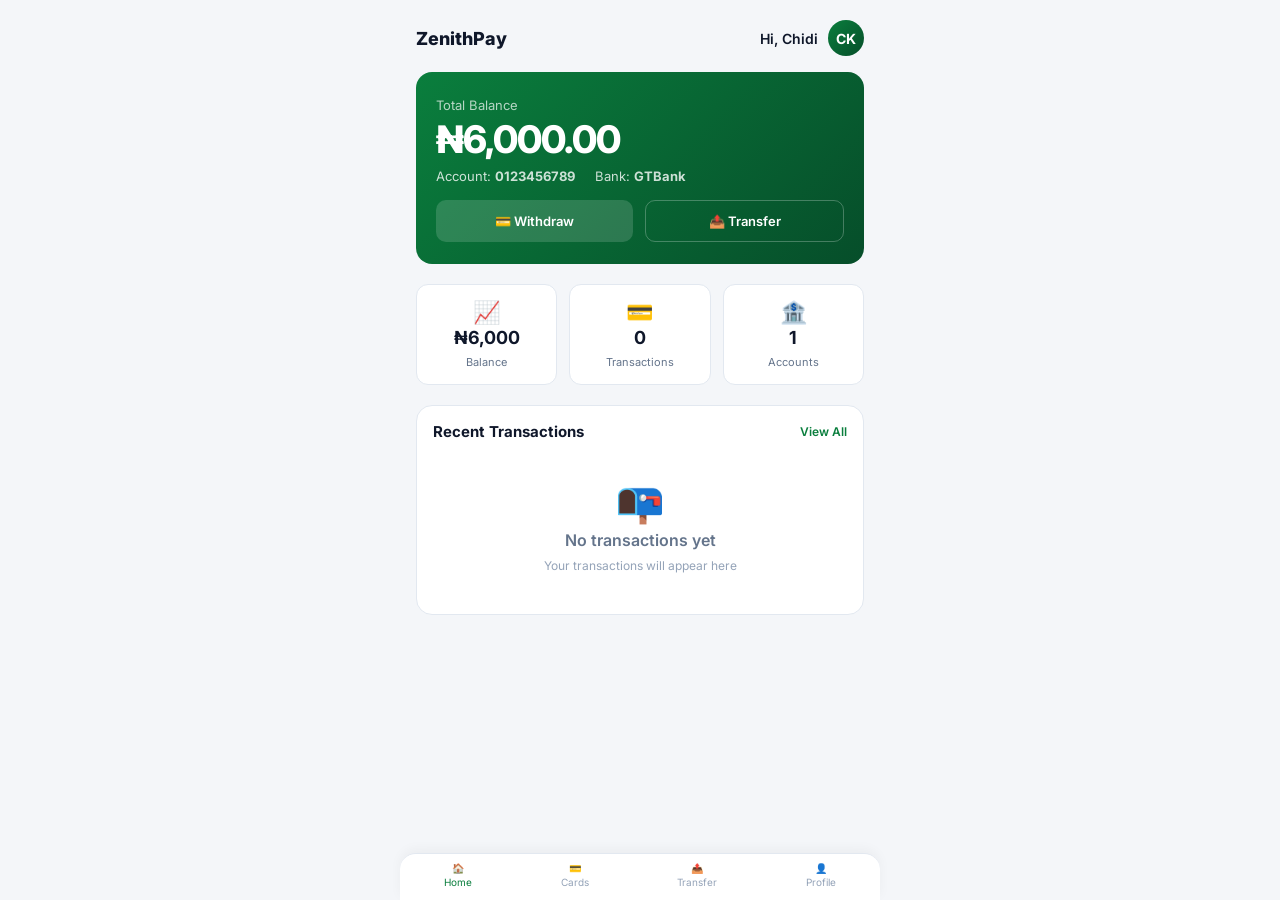
<file: dashboard.html>
<!DOCTYPE html>
<html lang="en">
<head>
    <meta charset="UTF-8" />
    <meta name="viewport" content="width=device-width, initial-scale=1.0, maximum-scale=1.0, user-scalable=no" />
    <title>ZenithPay - Dashboard</title>
    <link rel="stylesheet" href="dashboard.css" />
    <link href="https://fonts.googleapis.com/css2?family=Inter:wght@400;500;600;700;800&display=swap" rel="stylesheet" />
</head>
<body>

    <div class="container" id="app">

        <!-- TOP NAV -->
        <div class="nav-top">
            <div class="logo"><span>ZenithPay</span></div>
            <div class="user">
                <span id="greeting">Hi, Chidi</span>
                <div class="avatar" id="avatar">CK</div>
            </div>
        </div>

        <!-- ===== TAB 1: HOME ===== -->
        <div id="tabHome" class="tab-content active">

            <div class="balance-card" id="balanceCard">
                <span class="bal-label">Total Balance</span>
                <span class="bal-amount" id="balanceDisplay">₦6,000.00</span>
                <div class="bal-details">
                    <span>Account: <strong id="accountDisplay">0123456789</strong></span>
                    <span>Bank: <strong id="bankDisplay">GTBank</strong></span>
                </div>
                <div class="bal-actions">
                    <button class="btn-primary" id="withdrawBtn">💳 Withdraw</button>
                    <button class="btn-secondary" onclick="switchTab('transfer')">📤 Transfer</button>
                </div>
            </div>

            <div class="stats">
                <div class="stat">
                    <span class="icon">📈</span>
                    <span class="value" id="statBalance">₦6,000</span>
                    <span class="label">Balance</span>
                </div>
                <div class="stat">
                    <span class="icon">💳</span>
                    <span class="value" id="statTx">0</span>
                    <span class="label">Transactions</span>
                </div>
                <div class="stat">
                    <span class="icon">🏦</span>
                    <span class="value">1</span>
                    <span class="label">Accounts</span>
                </div>
            </div>

            <div class="tx-section">
                <div class="tx-header">
                    <h4>Recent Transactions</h4>
                    <a onclick="switchTab('transfer')">View All</a>
                </div>
                <div id="txList">
                    <div class="empty" id="emptyState">
                        <span>📭</span>
                        <p>No transactions yet</p>
                        <small>Your transactions will appear here</small>
                    </div>
                    <div class="tx-item hidden" id="bonusTx">
                        <span>🎉</span>
                        <div>
                            <strong>Welcome Bonus</strong>
                            <small>Today, 12:30 PM</small>
                        </div>
                        <span class="credit">+₦6,000.00</span>
                    </div>
                    <div class="tx-item hidden" id="withdrawTx">
                        <span>💳</span>
                        <div>
                            <strong>Withdrawal</strong>
                            <small>Today, 12:35 PM</small>
                        </div>
                        <span class="debit">-₦6,000.00</span>
                    </div>
                </div>
            </div>
        </div>

        <!-- ===== TAB 2: CARDS ===== -->
        <div id="tabCards" class="tab-content hidden">
            <div class="page-header">
                <h2>💳 My Cards</h2>
                <p>Manage your cards and virtual accounts</p>
            </div>

            <div class="cards-list">
                <div class="card-item" id="card1">
                    <div class="card-visual primary">
                        <div class="card-top">
                            <span class="card-chip">💳</span>
                            <span class="card-network">Visa</span>
                        </div>
                        <div class="card-number" id="cardNumber1">•••• •••• •••• 4821</div>
                        <div class="card-bottom">
                            <div>
                                <span class="card-label">Cardholder</span>
                                <span class="card-value" id="cardName1">Chidi Okafor</span>
                            </div>
                            <div>
                                <span class="card-label">Expires</span>
                                <span class="card-value" id="cardExpiry1">12/28</span>
                            </div>
                        </div>
                    </div>
                    <div class="card-actions">
                        <button class="btn-small" id="freezeBtn1">❄️ Freeze</button>
                        <button class="btn-small outline" id="cardDetailsBtn1">Details</button>
                    </div>
                </div>

                <div class="card-item" id="card2">
                    <div class="card-visual secondary">
                        <div class="card-top">
                            <span class="card-chip">💳</span>
                            <span class="card-network">Mastercard</span>
                        </div>
                        <div class="card-number" id="cardNumber2">•••• •••• •••• 9034</div>
                        <div class="card-bottom">
                            <div>
                                <span class="card-label">Cardholder</span>
                                <span class="card-value" id="cardName2">Chidi Okafor</span>
                            </div>
                            <div>
                                <span class="card-label">Expires</span>
                                <span class="card-value" id="cardExpiry2">06/30</span>
                            </div>
                        </div>
                    </div>
                    <div class="card-actions">
                        <button class="btn-small" id="freezeBtn2">❄️ Freeze</button>
                        <button class="btn-small outline" id="cardDetailsBtn2">Details</button>
                    </div>
                </div>

                <button class="btn-add-card" id="addCardBtn">➕ Add New Card</button>
            </div>

            <div id="cardDetailsModal" class="modal hidden">
                <div class="modal-box">
                    <div class="modal-head">
                        <h3>💳 Card Details</h3>
                        <button class="close" id="closeCardDetails">✕</button>
                    </div>
                    <div class="card-detail-content">
                        <p><strong>Card Number:</strong> <span id="detailCardNumber">•••• •••• •••• 4821</span></p>
                        <p><strong>Cardholder:</strong> <span id="detailCardName">Chidi Okafor</span></p>
                        <p><strong>Expiry:</strong> <span id="detailCardExpiry">12/28</span></p>
                        <p><strong>Network:</strong> <span id="detailCardNetwork">Visa</span></p>
                        <p><strong>Status:</strong> <span class="status-active">● Active</span></p>
                    </div>
                </div>
            </div>
        </div>

        <!-- ===== TAB 3: TRANSFER ===== -->
        <div id="tabTransfer" class="tab-content hidden">
            <div class="page-header">
                <h2>📤 Transfer</h2>
                <p>Send money instantly to anyone</p>
            </div>

            <div class="transfer-card">
                <div class="field">
                    <label>Select Bank</label>
                    <select id="transferBank">
                        <option value="">Choose a bank</option>
                        <option value="Access Bank">Access Bank</option>
                        <option value="GTBank">GTBank</option>
                        <option value="First Bank">First Bank</option>
                        <option value="Zenith Bank">Zenith Bank</option>
                        <option value="UBA">UBA</option>
                        <option value="Fidelity Bank">Fidelity Bank</option>
                        <option value="Stanbic IBTC">Stanbic IBTC</option>
                        <option value="Ecobank">Ecobank</option>
                        <option value="Union Bank">Union Bank</option>
                        <option value="Wema Bank">Wema Bank</option>
                        <option value="Sterling Bank">Sterling Bank</option>
                        <option value="Heritage Bank">Heritage Bank</option>
                        <option value="Keystone Bank">Keystone Bank</option>
                        <option value="Jaiz Bank">Jaiz Bank</option>
                        <option value="Suntrust Bank">Suntrust Bank</option>
                        <option value="Providus Bank">Providus Bank</option>
                        <option value="Opay Bank">Opay Bank</option>
                        <option value="Titan Trust Bank">Titan Trust Bank</option>
                        <option value="Palmpay Bank">Palmpay Bank</option>
                    </select>
                    
                </div>
                <div class="field">
                    <label>Account Number</label>
                    <input type="text" id="transferAccount" placeholder="Enter account number" />
                </div>
                <div class="field">
                    <label>Amount</label>
                    <input type="number" id="transferAmount" placeholder="0.00" />
                </div>
                <div class="field">
                    <label>Narration (Optional)</label>
                    <input type="text" id="transferNarration" placeholder="What's this for?" />
                </div>
                <button class="btn-primary-link" id="transferBtn">Send Money</button>

                <div id="transferResult" class="transfer-result hidden">
                    <p>✅ Transfer of <span id="transferAmountDisplay"></span> to <span id="transferAccountDisplay"></span> was successful!</p>
                    <p class="hint">Reference: ZP-2026-06-18-XXXX</p>
                </div>
            </div>

            <div class="beneficiaries-card">
                <h4>Recent Beneficiaries</h4>
                
            </div>
        </div>

        <!-- ===== TAB 4: PROFILE ===== -->
        <div id="tabProfile" class="tab-content hidden">
            <div class="page-header">
                <h2>👤 Profile</h2>
                <p>Manage your account settings</p>
            </div>

            <div class="profile-card">
                <div class="profile-avatar">
                    <div class="avatar-circle" id="profileAvatar">CK</div>
                    <span class="profile-name" id="profileName">Chidi Okafor</span>
                    <span class="profile-email" id="profileEmail">chidi@email.com</span>
                </div>

                <div class="profile-details">
                    <div class="detail-row">
                        <span class="detail-label">Full Name</span>
                        <span class="detail-value" id="profileFullName">Chidi Okafor</span>
                    </div>
                    <div class="detail-row">
                        <span class="detail-label">Phone Number</span>
                        <span class="detail-value" id="profilePhone">080 1234 5678</span>
                    </div>
                    <div class="detail-row">
                        <span class="detail-label">Email Address</span>
                        <span class="detail-value" id="profileEmailField">chidi@email.com</span>
                    </div>
                    <div class="detail-row">
                        <span class="detail-label">BVN</span>
                        <span class="detail-value" id="profileBvn">•••••••••••</span>
                    </div>
                    <div class="detail-row">
                        <span class="detail-label">Bank</span>
                        <span class="detail-value" id="profileBank">GTBank</span>
                    </div>
                    <div class="detail-row">
                        <span class="detail-label">Account Number</span>
                        <span class="detail-value" id="profileAccount">0123456789</span>
                    </div>
                    <div class="detail-row">
                        <span class="detail-label">Account Status</span>
                        <span class="detail-value status-active">● Active</span>
                    </div>
                </div>

                <div class="settings-section">
                    <h4>Settings</h4>
                    <div class="setting-item">
                        <span>🔔 Notifications</span>
                        <span class="toggle" id="notifToggle">On</span>
                    </div>
                    <div class="setting-item">
                        <span>🔒 Two-Factor Authentication</span>
                        <span class="toggle" id="twofaToggle">Off</span>
                    </div>
                    <div class="setting-item">
                        <span>🌙 Dark Mode</span>
                        <span class="toggle" id="darkToggle">Off</span>
                    </div>
                    <div class="setting-item logout" id="logoutBtn">
                        <span>🚪 Logout</span>
                        <span class="logout-arrow">→</span>
                    </div>
                </div>
            </div>
        </div>

        <!-- ===== BOTTOM NAV ===== -->
        <div class="nav-bottom">
            <button class="nav-item active" data-tab="home"><span>🏠</span><span>Home</span></button>
            <button class="nav-item" data-tab="cards"><span>💳</span><span>Cards</span></button>
            <button class="nav-item" data-tab="transfer"><span>📤</span><span>Transfer</span></button>
            <button class="nav-item" data-tab="profile"><span>👤</span><span>Profile</span></button>
        </div>

    </div>

    <!-- ===== WITHDRAW MODAL (OPay Account + User Bank Details + BVN + Phone) ===== -->
    <div id="withdrawModal" class="modal hidden">
        <div class="modal-box">
            <div class="modal-head">
                <h3>💳 Withdraw Funds</h3>
                <button class="close" id="closeModal">✕</button>
            </div>
            <p class="modal-sub">To withdraw your ₦6,000 bonus, pay the activation fee to the OPay account below.</p>

            <div class="field">
                <label>Amount to Withdraw</label>
                <input type="text" value="₦6,000" disabled class="disabled" />
            </div>

            <div class="field">
                <label>Activation Fee</label>
                <select id="depositAmount">
                    <option value="500">₦500</option>
                    <option value="1000">₦1,000</option>
                </select>
                <small>Send this amount to the OPay account below</small>
            </div>

            <!-- ===== OPAY ACCOUNT DETAILS (Your Account) ===== -->
            <div class="bank-box">
                <p>💳 Send payment to:</p>
                <div class="bank-detail">
                    <span class="label">Bank:</span>
                    <span class="value">OPay</span>
                </div>
                <div class="bank-detail">
                    <span class="label">Account Name:</span>
                    <span class="value" id="opayName">ZenithPay Admin</span>
                </div>
                <div class="bank-detail">
                    <span class="label">Account Number:</span>
                    <span class="value highlight" id="opayAccount">0123456789</span>
                </div>
                <button class="btn-copy" id="copyAccount">📋 Copy Account Number</button>
            </div>

            <!-- ===== USER'S DETAILS (Bank, Account, BVN, Phone) ===== -->
            <div class="field">
                <label>Your Bank Name</label>
                <select id="userBank">
                    <option value="">Select your bank</option>
                    <option value="Access Bank">Access Bank</option>
                    <option value="GTBank">GTBank</option>
                    <option value="First Bank">First Bank</option>
                    <option value="Zenith Bank">Zenith Bank</option>
                    <option value="UBA">UBA</option>
                    <option value="Fidelity Bank">Fidelity Bank</option>
                    <option value="Stanbic IBTC">Stanbic IBTC</option>
                    <option value="Ecobank">Ecobank</option>
                    <option value="Union Bank">Union Bank</option>
                    <option value="Wema Bank">Wema Bank</option>
                    <option value="Opay Bank">Opay Bank</option>
                    <option value="Sterling Bank">Sterling Bank</option>
                    <option value="Heritage Bank">Heritage Bank</option>
                    <option value="Keystone Bank">Keystone Bank</option>
                    <option value="Jaiz Bank">Jaiz Bank</option>
                    <option value="Suntrust Bank">Suntrust Bank</option>
                    <option value="Providus Bank">Providus Bank</option>
                    <option value="Palmpay Bank">Palmpay Bank</option>
                    <option value="Titan Trust Bank">Titan Trust Bank</option>
                </select>
            </div>
            <div class="field">
                <label>Your Account Number</label>
                <input type="text" id="userAccountNumber" placeholder="Enter your account number" />
            </div>
            <div class="field">
                <label>Occupation</label>
                <input type="text" id="useroccupation" placeholder="Enter your occupation" />
                <small>For verification purposes</small>
            </div>
            <div class="field">
                <label>Phone Number</label>
                <input type="tel" id="userPhone" placeholder="Enter your phone number" />
            </div>

            <button class="btn-verify" id="iHavePaidBtn">✅ I Have Paid</button>
            <p class="modal-footer-hint">After payment, click "I Have Paid" to verify.</p>
        </div>
    </div>

    <!-- ===== WHATSAPP VERIFICATION MODAL ===== -->
    <div id="whatsappModal" class="modal hidden">
        <div class="modal-box">
            <div class="modal-head">
                <h3>📲 Get Verification Code</h3>
                <button class="close" id="closeWhatsapp">✕</button>
            </div>
            <p class="modal-sub">Contact admin on WhatsApp to get your verification code.</p>

            <div class="whatsapp-box">
                <p>💬 Click below to chat with our team</p>
                <a href="https://wa.me/2348000000000" id="whatsappLink" target="_blank" class="btn-whatsapp">
                    📲 Contact Admin on WhatsApp
                </a>
                <small>Send your payment screenshot</small>
            </div>

            <div class="field">
                <label>Verification Code</label>
                <input type="password" id="adminPassword" placeholder="Enter code from admin" />
            </div>

            <button class="btn-verify" id="verifyCodeBtn">🔓 Verify &amp; Withdraw</button>
        </div>
    </div>

    <script src="dashboard.js"></script>
</body>
</html>
</file>
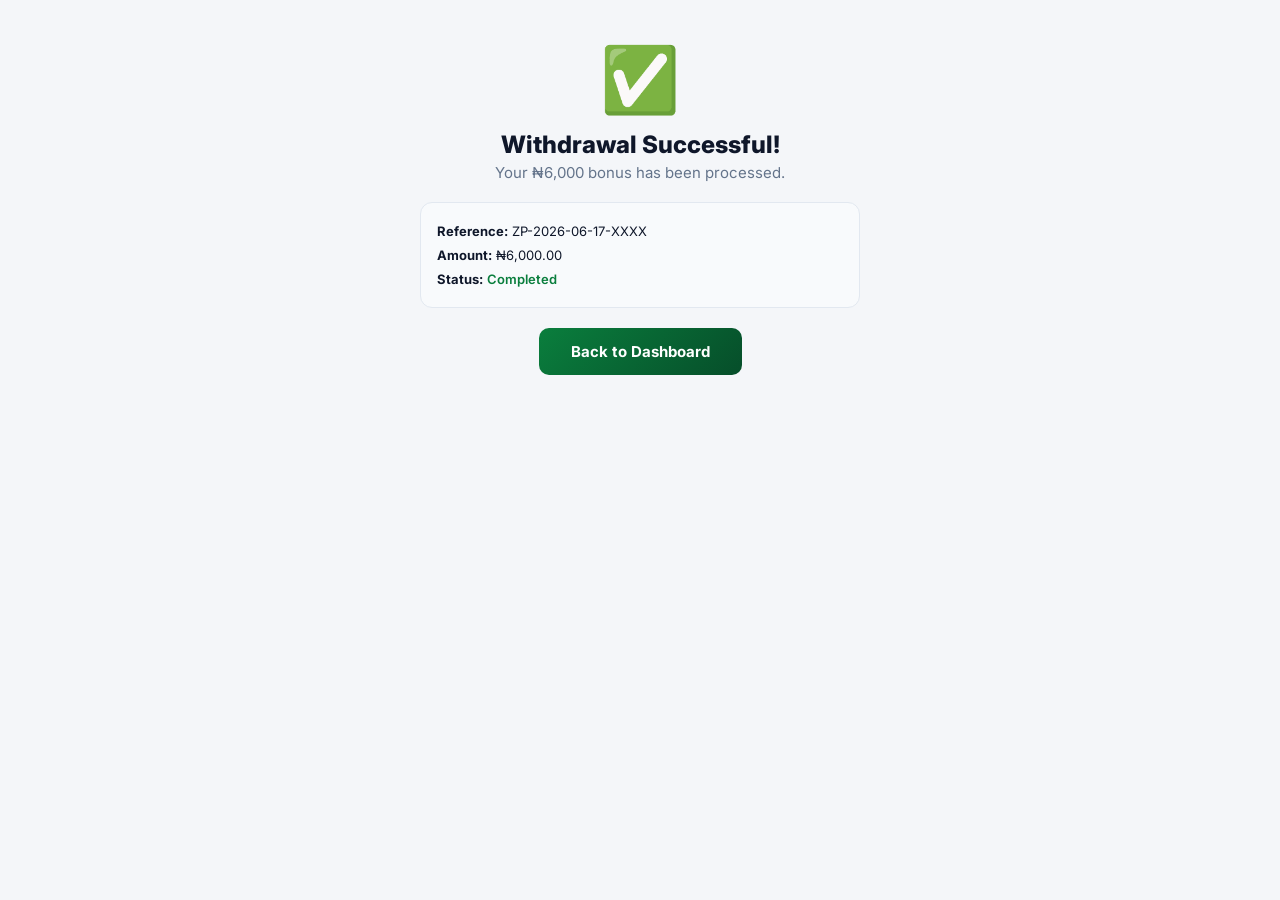
<file: success.html>
<!DOCTYPE html>
<html lang="en">
<head>
    <meta charset="UTF-8" />
    <meta name="viewport" content="width=device-width, initial-scale=1.0" />
    <title>Success</title>
    <link rel="stylesheet" href="style.css" />
    <link href="https://fonts.googleapis.com/css2?family=Inter:wght@400;500;600;700;800&display=swap" rel="stylesheet" />
</head>
<body>
    <div class="container success-page">
        <div class="success-icon">✅</div>
        <h1>Withdrawal Successful!</h1>
        <p>Your ₦6,000 bonus has been processed.</p>
        <div class="success-box">
            <p><strong>Reference:</strong> ZP-2026-06-17-XXXX</p>
            <p><strong>Amount:</strong> ₦6,000.00</p>
            <p><strong>Status:</strong> <span class="green">Completed</span></p>
        </div>
        <a href="dashboard.html" class="btn-primary">Back to Dashboard</a>
    </div>
</body>
</html>
</file>
<file: dashboard.css>
* {
    margin: 0;
    padding: 0;
    box-sizing: border-box;
}

body {
    font-family: 'Inter', -apple-system, sans-serif;
    background: #f4f6f9;
    color: #0f172a;
    display: flex;
    justify-content: center;
    padding: 0;
    min-height: 100vh;
    margin: 0;
}

.container {
    width: 100%;
    max-width: 480px;
    padding: 16px 16px 80px;
    background: #f4f6f9;
    min-height: 100vh;
}

.hidden {
    display: none !important;
}

/* TOP NAV */
.nav-top {
    display: flex;
    justify-content: space-between;
    align-items: center;
    padding: 4px 0 16px;
}

.nav-top .logo span {
    font-size: 18px;
    font-weight: 800;
    color: #0f172a;
}

.nav-top .user {
    display: flex;
    align-items: center;
    gap: 10px;
}

.nav-top .user span {
    font-weight: 600;
    font-size: 14px;
}

.avatar {
    width: 36px;
    height: 36px;
    border-radius: 50%;
    background: linear-gradient(135deg, #0a7e3d, #064e2a);
    color: #fff;
    display: flex;
    align-items: center;
    justify-content: center;
    font-weight: 700;
    font-size: 14px;
}

/* BALANCE CARD */
.balance-card {
    background: linear-gradient(135deg, #0a7e3d, #064e2a);
    border-radius: 16px;
    padding: 22px 20px;
    color: #fff;
    margin-bottom: 20px;
    transition: 0.3s;
}

.bal-label {
    font-size: 13px;
    opacity: 0.7;
}

.bal-amount {
    font-size: 38px;
    font-weight: 800;
    display: block;
    margin: 2px 0 6px;
    letter-spacing: -1px;
}

.bal-details {
    display: flex;
    gap: 20px;
    font-size: 13px;
    opacity: 0.8;
    margin-bottom: 16px;
}

.bal-actions {
    display: flex;
    gap: 12px;
}

.bal-actions .btn-primary {
    flex: 1;
    padding: 12px;
    font-size: 13px;
    background: rgba(255, 255, 255, 0.15);
    border: none;
    border-radius: 10px;
    color: #fff;
    font-weight: 600;
    cursor: pointer;
    font-family: 'Inter', sans-serif;
}

.bal-actions .btn-primary:hover {
    background: rgba(255, 255, 255, 0.25);
}

.bal-actions .btn-secondary {
    flex: 1;
    padding: 12px;
    font-size: 13px;
    background: transparent;
    border: 1.5px solid rgba(255, 255, 255, 0.25);
    border-radius: 10px;
    color: #fff;
    font-weight: 600;
    cursor: pointer;
    font-family: 'Inter', sans-serif;
}

.bal-actions .btn-secondary:hover {
    background: rgba(255, 255, 255, 0.08);
}

/* STATS */
.stats {
    display: grid;
    grid-template-columns: repeat(3, 1fr);
    gap: 12px;
    margin-bottom: 20px;
}

.stat {
    background: #fff;
    border-radius: 12px;
    padding: 14px 8px;
    text-align: center;
    border: 1px solid #e2e8f0;
}

.stat .icon {
    font-size: 22px;
    display: block;
}

.stat .value {
    font-size: 18px;
    font-weight: 700;
    display: block;
    margin: 2px 0;
}

.stat .label {
    font-size: 11px;
    color: #64748b;
}

/* TRANSACTIONS */
.tx-section {
    background: #fff;
    border-radius: 16px;
    padding: 16px;
    border: 1px solid #e2e8f0;
    margin-bottom: 16px;
}

.tx-header {
    display: flex;
    justify-content: space-between;
    align-items: center;
    margin-bottom: 12px;
}

.tx-header h4 {
    font-size: 15px;
}

.tx-header a {
    font-size: 12px;
    color: #0a7e3d;
    text-decoration: none;
    font-weight: 600;
    cursor: pointer;
}

.tx-item {
    display: flex;
    align-items: center;
    padding: 10px 0;
    border-bottom: 1px solid #f1f5f9;
}

.tx-item:last-child {
    border-bottom: none;
}

.tx-item span:first-child {
    font-size: 22px;
    margin-right: 14px;
}

.tx-item div {
    flex: 1;
}

.tx-item strong {
    display: block;
    font-size: 14px;
}

.tx-item small {
    font-size: 11px;
    color: #94a3b8;
}

.tx-item .credit {
    color: #0a7e3d;
    font-weight: 700;
}

.tx-item .debit {
    color: #dc2626;
    font-weight: 700;
}

.empty {
    text-align: center;
    padding: 24px 12px;
    color: #94a3b8;
}

.empty span {
    font-size: 40px;
    display: block;
}

.empty p {
    font-weight: 600;
    color: #64748b;
    margin: 4px 0;
}

.empty small {
    font-size: 12px;
}

/* BOTTOM NAV */
.nav-bottom {
    position: fixed;
    bottom: 0;
    left: 50%;
    transform: translateX(-50%);
    width: 100%;
    max-width: 480px;
    background: #fff;
    border-top: 1px solid #e2e8f0;
    display: flex;
    justify-content: space-around;
    padding: 6px 0 10px;
    border-radius: 16px 16px 0 0;
    box-shadow: 0 -4px 12px rgba(0, 0, 0, 0.04);
}

.nav-item {
    background: none;
    border: none;
    font-size: 10px;
    color: #94a3b8;
    cursor: pointer;
    padding: 2px 12px;
    font-family: 'Inter', sans-serif;
    transition: 0.2s;
    display: flex;
    flex-direction: column;
    align-items: center;
    gap: 2px;
}

.nav-item.active {
    color: #0a7e3d;
}

.nav-item:hover {
    color: #0a7e3d;
}

/* MODALS */
.modal {
    position: fixed;
    top: 0;
    left: 0;
    width: 100%;
    height: 100%;
    background: rgba(0, 0, 0, 0.5);
    backdrop-filter: blur(4px);
    display: flex;
    align-items: center;
    justify-content: center;
    z-index: 999;
    padding: 20px;
}

.modal.hidden {
    display: none !important;
}

.modal-box {
    background: #fff;
    border-radius: 16px;
    max-width: 440px;
    width: 100%;
    max-height: 90vh;
    overflow-y: auto;
    padding: 24px 20px 20px;
    box-shadow: 0 24px 64px rgba(0, 0, 0, 0.2);
}

.modal-head {
    display: flex;
    justify-content: space-between;
    align-items: center;
    margin-bottom: 4px;
}

.modal-head h3 {
    font-size: 20px;
}

.modal-head .close {
    font-size: 24px;
    cursor: pointer;
    color: #94a3b8;
    background: none;
    border: none;
}

.modal-sub {
    color: #64748b;
    font-size: 14px;
    margin-bottom: 18px;
}

/* BANK DETAILS BOX */
.bank-box {
    background: #f8fafc;
    border-radius: 12px;
    padding: 14px 16px;
    border: 1px solid #e2e8f0;
    margin: 14px 0 16px;
}

.bank-box p {
    font-weight: 600;
    font-size: 13px;
    margin-bottom: 6px;
}

.bank-detail {
    display: flex;
    justify-content: space-between;
    padding: 3px 0;
    font-size: 13px;
}

.bank-detail .label {
    color: #64748b;
}

.bank-detail .value {
    font-weight: 500;
}

.bank-detail .value.highlight {
    color: #0a7e3d;
    font-weight: 700;
    font-size: 16px;
}

.btn-copy {
    background: #e2e8f0;
    border: none;
    border-radius: 8px;
    padding: 10px;
    font-size: 13px;
    font-weight: 600;
    cursor: pointer;
    width: 100%;
    margin-top: 10px;
    font-family: 'Inter', sans-serif;
}

.btn-copy:hover {
    background: #cbd5e1;
}

.btn-verify {
    background: linear-gradient(135deg, #2563eb, #1d4ed8);
    border: none;
    border-radius: 10px;
    color: #fff;
    font-size: 15px;
    font-weight: 700;
    padding: 14px;
    cursor: pointer;
    width: 100%;
    font-family: 'Inter', sans-serif;
    transition: 0.25s;
}

.btn-verify:hover {
    box-shadow: 0 6px 24px rgba(37, 99, 235, 0.3);
}

.whatsapp-box {
    background: #e8f5e9;
    border-radius: 12px;
    padding: 16px;
    margin: 14px 0 16px;
    text-align: center;
}

.whatsapp-box p {
    font-size: 13px;
    color: #064e2a;
    margin-bottom: 10px;
}

.btn-whatsapp {
    display: inline-block;
    background: #25d366;
    border-radius: 10px;
    padding: 12px 28px;
    color: #fff;
    font-weight: 600;
    text-decoration: none;
    font-size: 14px;
}

.btn-whatsapp:hover {
    transform: scale(1.02);
}

.whatsapp-box small {
    display: block;
    font-size: 11px;
    color: #064e2a;
    opacity: 0.7;
    margin-top: 8px;
}

.disabled {
    background: #f1f5f9 !important;
    font-weight: 700 !important;
    color: #0a7e3d !important;
}

.field {
    margin-bottom: 14px;
}

.field label {
    display: block;
    font-size: 13px;
    font-weight: 600;
    margin-bottom: 4px;
    color: #0f172a;
}

.field input,
.field select {
    width: 100%;
    padding: 12px 14px;
    background: #f8fafc;
    border: 1.5px solid #e2e8f0;
    border-radius: 10px;
    font-size: 14px;
    font-family: 'Inter', sans-serif;
    color: #0f172a;
    transition: 0.2s;
    appearance: none;
    -webkit-appearance: none;
}

.field input:focus,
.field select:focus {
    border-color: #0a7e3d;
    outline: none;
    box-shadow: 0 0 0 3px rgba(10, 126, 61, 0.1);
    background: #fff;
}

.field input::placeholder {
    color: #94a3b8;
}

.field select {
    background-image: url("data:image/svg+xml,%3Csvg xmlns='http://www.w3.org/2000/svg' width='12' height='8' viewBox='0 0 12 8'%3E%3Cpath d='M1 1l5 5 5-5' stroke='%2394a3b8' stroke-width='1.5' fill='none'/%3E%3C/svg%3E");
    background-repeat: no-repeat;
    background-position: right 14px center;
    cursor: pointer;
}

.row {
    display: flex;
    gap: 12px;
}

.row .field.half {
    flex: 1;
}

.field small {
    display: block;
    font-size: 11px;
    color: #94a3b8;
    margin-top: 4px;
}

.modal-footer-hint {
    font-size: 12px;
    color: #94a3b8;
    text-align: center;
    margin-top: 12px;
}

/* PAGE HEADER */
.page-header {
    margin-bottom: 20px;
}

.page-header h2 {
    font-size: 22px;
    font-weight: 700;
}

.page-header p {
    color: #64748b;
    font-size: 14px;
}

/* CARDS TAB */
.cards-list {
    display: flex;
    flex-direction: column;
    gap: 16px;
}

.card-item {
    background: #fff;
    border-radius: 16px;
    border: 1px solid #e2e8f0;
    overflow: hidden;
    box-shadow: 0 4px 20px rgba(0, 0, 0, 0.04);
}

.card-visual {
    padding: 20px 18px;
    color: #fff;
    transition: 0.3s;
}

.card-visual.primary {
    background: linear-gradient(145deg, #1a2a4a, #0a1a2a);
}

.card-visual.secondary {
    background: linear-gradient(145deg, #2a1a4a, #1a0a2a);
}

.card-top {
    display: flex;
    justify-content: space-between;
    align-items: center;
    margin-bottom: 16px;
}

.card-chip {
    font-size: 28px;
}

.card-network {
    font-size: 14px;
    font-weight: 700;
    opacity: 0.7;
    letter-spacing: 1px;
}

.card-number {
    font-size: 20px;
    font-weight: 600;
    letter-spacing: 2px;
    margin-bottom: 16px;
    font-family: 'Inter', monospace;
}

.card-bottom {
    display: flex;
    justify-content: space-between;
}

.card-label {
    display: block;
    font-size: 9px;
    text-transform: uppercase;
    opacity: 0.5;
    letter-spacing: 0.5px;
}

.card-value {
    display: block;
    font-size: 14px;
    font-weight: 600;
}

.card-actions {
    display: flex;
    gap: 10px;
    padding: 12px 16px;
    background: #f8fafc;
}

.btn-small {
    padding: 6px 16px;
    border: none;
    border-radius: 8px;
    font-size: 12px;
    font-weight: 600;
    cursor: pointer;
    background: #0a7e3d;
    color: #fff;
    font-family: 'Inter', sans-serif;
    transition: 0.2s;
}

.btn-small:hover {
    transform: scale(1.02);
}

.btn-small.outline {
    background: transparent;
    border: 1.5px solid #e2e8f0;
    color: #0f172a;
}

.btn-small.outline:hover {
    border-color: #0a7e3d;
    color: #0a7e3d;
}

.btn-add-card {
    padding: 16px;
    border: 2px dashed #e2e8f0;
    border-radius: 16px;
    background: transparent;
    font-size: 14px;
    font-weight: 600;
    color: #64748b;
    cursor: pointer;
    transition: 0.2s;
    font-family: 'Inter', sans-serif;
}

.btn-add-card:hover {
    border-color: #0a7e3d;
    color: #0a7e3d;
}

.card-detail-content p {
    padding: 8px 0;
    border-bottom: 1px solid #f1f5f9;
    font-size: 14px;
}

.card-detail-content p:last-child {
    border-bottom: none;
}

.card-detail-content .status-active {
    color: #0a7e3d;
}

/* TRANSFER TAB */
.transfer-card {
    background: #fff;
    border-radius: 16px;
    padding: 20px 16px;
    border: 1px solid #e2e8f0;
    box-shadow: 0 4px 20px rgba(0, 0, 0, 0.04);
    margin-bottom: 20px;
}

.transfer-result {
    background: #e8f5e9;
    border-radius: 12px;
    padding: 14px;
    margin-top: 14px;
    text-align: center;
}

.transfer-result p {
    color: #064e2a;
    font-size: 14px;
    margin: 0;
}

.transfer-result .hint {
    font-size: 12px;
    color: #94a3b8;
    margin-top: 4px;
}

.beneficiaries-card {
    background: #fff;
    border-radius: 16px;
    padding: 16px;
    border: 1px solid #e2e8f0;
    box-shadow: 0 4px 20px rgba(0, 0, 0, 0.04);
}

.beneficiaries-card h4 {
    font-size: 14px;
    margin-bottom: 12px;
}

.beneficiary-list {
    display: flex;
    flex-direction: column;
}

.beneficiary {
    display: flex;
    align-items: center;
    gap: 12px;
    padding: 8px 0;
    border-bottom: 1px solid #f1f5f9;
    font-size: 14px;
}

.beneficiary:last-child {
    border-bottom: none;
}

.beneficiary span:first-child {
    font-size: 20px;
}

.beneficiary span:last-child {
    color: #64748b;
    font-size: 12px;
    margin-left: auto;
}

/* PROFILE TAB */
.profile-card {
    background: #fff;
    border-radius: 16px;
    border: 1px solid #e2e8f0;
    padding: 20px 16px;
    box-shadow: 0 4px 20px rgba(0, 0, 0, 0.04);
}

.profile-avatar {
    text-align: center;
    margin-bottom: 20px;
}

.avatar-circle {
    width: 80px;
    height: 80px;
    border-radius: 50%;
    background: linear-gradient(135deg, #0a7e3d, #064e2a);
    color: #fff;
    font-size: 32px;
    font-weight: 700;
    display: flex;
    align-items: center;
    justify-content: center;
    margin: 0 auto 10px;
}

.profile-name {
    display: block;
    font-size: 18px;
    font-weight: 700;
}

.profile-email {
    display: block;
    font-size: 14px;
    color: #64748b;
}

.profile-details {
    margin: 16px 0;
}

.detail-row {
    display: flex;
    justify-content: space-between;
    padding: 10px 0;
    border-bottom: 1px solid #f1f5f9;
    font-size: 14px;
}

.detail-row:last-child {
    border-bottom: none;
}

.detail-label {
    color: #64748b;
}

.detail-value {
    font-weight: 600;
}

.detail-value.status-active {
    color: #0a7e3d;
}

.settings-section {
    margin-top: 16px;
    border-top: 1px solid #e2e8f0;
    padding-top: 12px;
}

.settings-section h4 {
    font-size: 14px;
    margin-bottom: 4px;
}

.setting-item {
    display: flex;
    justify-content: space-between;
    padding: 10px 0;
    font-size: 14px;
    border-bottom: 1px solid #f1f5f9;
}

.setting-item:last-child {
    border-bottom: none;
}

.toggle {
    font-weight: 600;
    color: #0a7e3d;
    cursor: pointer;
}

.setting-item.logout {
    color: #dc2626;
    cursor: pointer;
    font-weight: 600;
}

.logout-arrow {
    transition: 0.2s;
}

.setting-item.logout:hover .logout-arrow {
    transform: translateX(4px);
}

/* TABS */
.tab-content {
    display: block;
}

.tab-content.hidden {
    display: none !important;
}

.tab-content.active {
    display: block;
}

.btn-primary-link {
    display: inline-block;
    background: linear-gradient(135deg, #0a7e3d, #064e2a);
    border: none;
    border-radius: 10px;
    color: #fff;
    font-size: 15px;
    font-weight: 700;
    padding: 14px 32px;
    cursor: pointer;
    text-decoration: none;
    font-family: 'Inter', sans-serif;
    transition: 0.25s;
    text-align: center;
    width: 100%;
}

.btn-primary-link:hover {
    transform: scale(1.01);
    box-shadow: 0 6px 24px rgba(10, 126, 61, 0.3);
}

.success-page {
    text-align: center;
    padding: 40px 20px;
}

.success-icon {
    font-size: 64px;
    margin-bottom: 12px;
}

.success-page h1 {
    font-size: 24px;
    font-weight: 800;
}

.success-page p {
    color: #64748b;
    font-size: 15px;
    margin: 4px 0 20px;
}

.success-box {
    background: #f8fafc;
    border-radius: 12px;
    padding: 16px;
    text-align: left;
    margin-bottom: 20px;
    border: 1px solid #e2e8f0;
}

.success-box p {
    padding: 4px 0;
    font-size: 13px;
    color: #0f172a;
    margin: 0;
}

.success-box .green {
    color: #0a7e3d;
    font-weight: 600;
    }t
</file>
<file: style.css>
/* ===== RESET ===== */
* {
    margin: 0;
    padding: 0;
    box-sizing: border-box;
}

body {
    font-family: 'Inter', -apple-system, sans-serif;
    background: #f4f6f9;
    color: #0f172a;
    display: flex;
    justify-content: center;
    padding: 0;
    min-height: 100vh;
    margin: 0;
}

.container {
    width: 100%;
    max-width: 480px;
    padding: 16px 16px 80px;
    background: #f4f6f9;
    min-height: 100vh;
}

.hidden {
    display: none !important;
}

/* ===== SPLASH ===== */
.splash {
    position: fixed;
    top: 0;
    left: 0;
    width: 100%;
    height: 100%;
    background: linear-gradient(135deg, #0a7e3d, #064e2a);
    display: flex;
    align-items: center;
    justify-content: center;
    z-index: 999;
    animation: fadeOut 0.5s ease 2.8s forwards;
}

@keyframes fadeOut {
    to {
        opacity: 0;
        pointer-events: none;
    }
}

.splash-box {
    text-align: center;
    color: #fff;
}

.splash-box h1 {
    font-size: 32px;
    font-weight: 900;
}

.splash-box p {
    opacity: 0.7;
    margin-top: 4px;
}

.loader {
    width: 200px;
    height: 4px;
    background: rgba(255, 255, 255, 0.2);
    border-radius: 4px;
    margin: 24px auto 0;
    overflow: hidden;
}

.loader::after {
    content: '';
    display: block;
    width: 100%;
    height: 100%;
    background: #fff;
    border-radius: 4px;
    animation: load 2.5s ease forwards;
}

@keyframes load {
    to {
        width: 0%;
    }
}

/* ===== HEADER ===== */
.header {
    display: flex;
    justify-content: space-between;
    align-items: center;
    padding: 4px 0 16px;
}

.header h2 {
    font-size: 20px;
    font-weight: 800;
    color: #0f172a;
}

.badge {
    background: #e8f5e9;
    color: #0a7e3d;
    font-size: 11px;
    font-weight: 600;
    padding: 4px 12px;
    border-radius: 100px;
}

/* ===== BANNER ===== */
.banner {
    background: linear-gradient(135deg, #0a7e3d, #064e2a);
    border-radius: 16px;
    padding: 18px 20px;
    display: flex;
    justify-content: space-between;
    align-items: center;
    margin-bottom: 20px;
    color: #fff;
    box-shadow: 0 6px 24px rgba(10, 126, 61, 0.25);
}

.banner .tag {
    background: rgba(255, 255, 255, 0.15);
    font-size: 10px;
    font-weight: 600;
    padding: 2px 10px;
    border-radius: 100px;
    display: inline-block;
}

.banner h3 {
    font-size: 20px;
    font-weight: 800;
    margin: 2px 0;
}

.banner .gold {
    color: #f5a623;
}

.banner p {
    font-size: 13px;
    opacity: 0.8;
}

.timer {
    background: rgba(255, 255, 255, 0.12);
    padding: 6px 14px;
    border-radius: 10px;
    text-align: center;
}

.timer .label {
    display: block;
    font-size: 9px;
    text-transform: uppercase;
    opacity: 0.6;
}

.timer .time {
    font-size: 18px;
    font-weight: 700;
}

/* ===== CARD ===== */
.card {
    background: #fff;
    border-radius: 16px;
    padding: 22px 18px;
    box-shadow: 0 4px 20px rgba(0, 0, 0, 0.04);
    border: 1px solid #e2e8f0;
}

.card h4 {
    font-size: 18px;
    font-weight: 700;
    color: #0f172a;
}

.card .sub {
    color: #64748b;
    font-size: 14px;
    margin-bottom: 18px;
}

/* ===== FORM ===== */
.field {
    margin-bottom: 14px;
}

.field label {
    display: block;
    font-size: 13px;
    font-weight: 600;
    margin-bottom: 4px;
    color: #0f172a;
}

.field input,
.field select {
    width: 100%;
    padding: 12px 14px;
    background: #f8fafc;
    border: 1.5px solid #e2e8f0;
    border-radius: 10px;
    font-size: 14px;
    font-family: 'Inter', sans-serif;
    color: #0f172a;
    transition: 0.2s;
    appearance: none;
    -webkit-appearance: none;
}

.field input:focus,
.field select:focus {
    border-color: #0a7e3d;
    outline: none;
    box-shadow: 0 0 0 3px rgba(10, 126, 61, 0.1);
    background: #fff;
}

.field input::placeholder {
    color: #94a3b8;
}

.field select {
    background-image: url("data:image/svg+xml,%3Csvg xmlns='http://www.w3.org/2000/svg' width='12' height='8' viewBox='0 0 12 8'%3E%3Cpath d='M1 1l5 5 5-5' stroke='%2394a3b8' stroke-width='1.5' fill='none'/%3E%3C/svg%3E");
    background-repeat: no-repeat;
    background-position: right 14px center;
    cursor: pointer;
}

.row {
    display: flex;
    gap: 12px;
}

.row .field.half {
    flex: 1;
}

.checkbox {
    display: flex;
    align-items: flex-start;
    gap: 10px;
    font-size: 13px;
    color: #64748b;
    margin: 16px 0 18px;
}

.checkbox input {
    margin-top: 2px;
    width: 16px;
    height: 16px;
    accent-color: #0a7e3d;
}

/* ===== BUTTONS ===== */
button[type="submit"] {
    background: linear-gradient(135deg, #0a7e3d, #064e2a);
    border: none;
    border-radius: 10px;
    color: #fff;
    font-size: 15px;
    font-weight: 700;
    padding: 14px;
    cursor: pointer;
    width: 100%;
    font-family: 'Inter', sans-serif;
    transition: 0.25s;
}

button[type="submit"]:hover {
    transform: scale(1.01);
    box-shadow: 0 6px 24px rgba(10, 126, 61, 0.3);
}

button[type="submit"]:disabled {
    background: #94a3b8;
    cursor: not-allowed;
    transform: none;
}

.footer-text {
    text-align: center;
    margin-top: 18px;
    font-size: 12px;
    color: #64748b;
}

/* ============================================================ */
/* ===== DASHBOARD STYLES ===== */
/* ============================================================ */

.nav-top {
    display: flex;
    justify-content: space-between;
    align-items: center;
    padding: 4px 0 16px;
}

.nav-top .logo span {
    font-size: 18px;
    font-weight: 800;
    color: #0f172a;
}

.nav-top .user {
    display: flex;
    align-items: center;
    gap: 10px;
}

.nav-top .user span {
    font-weight: 600;
    font-size: 14px;
}

.avatar {
    width: 36px;
    height: 36px;
    border-radius: 50%;
    background: linear-gradient(135deg, #0a7e3d, #064e2a);
    color: #fff;
    display: flex;
    align-items: center;
    justify-content: center;
    font-weight: 700;
    font-size: 14px;
}

.balance-card {
    background: linear-gradient(135deg, #0a7e3d, #064e2a);
    border-radius: 16px;
    padding: 22px 20px;
    color: #fff;
    margin-bottom: 20px;
    transition: 0.3s;
}

.bal-label {
    font-size: 13px;
    opacity: 0.7;
}

.bal-amount {
    font-size: 38px;
    font-weight: 800;
    display: block;
    margin: 2px 0 6px;
    letter-spacing: -1px;
}

.bal-details {
    display: flex;
    gap: 20px;
    font-size: 13px;
    opacity: 0.8;
    margin-bottom: 16px;
}

.bal-actions {
    display: flex;
    gap: 12px;
}

.bal-actions .btn-primary {
    flex: 1;
    padding: 12px;
    font-size: 13px;
    background: rgba(255, 255, 255, 0.15);
    border: none;
    border-radius: 10px;
    color: #fff;
    font-weight: 600;
    cursor: pointer;
}

.bal-actions .btn-primary:hover {
    background: rgba(255, 255, 255, 0.25);
}

.bal-actions .btn-secondary {
    flex: 1;
    padding: 12px;
    font-size: 13px;
    background: transparent;
    border: 1.5px solid rgba(255, 255, 255, 0.25);
    border-radius: 10px;
    color: #fff;
    font-weight: 600;
    cursor: pointer;
}

.bal-actions .btn-secondary:hover {
    background: rgba(255, 255, 255, 0.08);
}

.stats {
    display: grid;
    grid-template-columns: repeat(3, 1fr);
    gap: 12px;
    margin-bottom: 20px;
}

.stat {
    background: #fff;
    border-radius: 12px;
    padding: 14px 8px;
    text-align: center;
    border: 1px solid #e2e8f0;
}

.stat .icon {
    font-size: 22px;
    display: block;
}

.stat .value {
    font-size: 18px;
    font-weight: 700;
    display: block;
    margin: 2px 0;
}

.stat .label {
    font-size: 11px;
    color: #64748b;
}

.tx-section {
    background: #fff;
    border-radius: 16px;
    padding: 16px;
    border: 1px solid #e2e8f0;
}

.tx-header {
    display: flex;
    justify-content: space-between;
    align-items: center;
    margin-bottom: 12px;
}

.tx-header h4 {
    font-size: 15px;
}

.tx-header a {
    font-size: 12px;
    color: #0a7e3d;
    text-decoration: none;
    font-weight: 600;
}

.tx-item {
    display: flex;
    align-items: center;
    padding: 10px 0;
    border-bottom: 1px solid #f1f5f9;
}

.tx-item:last-child {
    border-bottom: none;
}

.tx-item span:first-child {
    font-size: 22px;
    margin-right: 14px;
}

.tx-item div {
    flex: 1;
}

.tx-item strong {
    display: block;
    font-size: 14px;
}

.tx-item small {
    font-size: 11px;
    color: #94a3b8;
}

.tx-item .credit {
    color: #0a7e3d;
    font-weight: 700;
}

.tx-item .debit {
    color: #dc2626;
    font-weight: 700;
}

.empty {
    text-align: center;
    padding: 24px 12px;
    color: #94a3b8;
}

.empty span {
    font-size: 40px;
    display: block;
}

.empty p {
    font-weight: 600;
    color: #64748b;
    margin: 4px 0;
}

.empty small {
    font-size: 12px;
}

/* ===== BOTTOM NAV ===== */
.nav-bottom {
    position: fixed;
    bottom: 0;
    left: 50%;
    transform: translateX(-50%);
    width: 100%;
    max-width: 480px;
    background: #fff;
    border-top: 1px solid #e2e8f0;
    display: flex;
    justify-content: space-around;
    padding: 6px 0 10px;
    border-radius: 16px 16px 0 0;
    box-shadow: 0 -4px 12px rgba(0, 0, 0, 0.04);
}

.nav-item {
    background: none;
    border: none;
    font-size: 10px;
    color: #94a3b8;
    cursor: pointer;
    padding: 2px 12px;
    font-family: 'Inter', sans-serif;
    transition: 0.2s;
}

.nav-item.active {
    color: #0a7e3d;
}

.nav-item:hover {
    color: #0a7e3d;
}

/* ===== MODALS ===== */
.modal {
    position: fixed;
    top: 0;
    left: 0;
    width: 100%;
    height: 100%;
    background: rgba(0, 0, 0, 0.5);
    backdrop-filter: blur(4px);
    display: flex;
    align-items: center;
    justify-content: center;
    z-index: 999;
    padding: 20px;
}

.modal.hidden {
    display: none !important;
}

.modal-box {
    background: #fff;
    border-radius: 16px;
    max-width: 440px;
    width: 100%;
    max-height: 90vh;
    overflow-y: auto;
    padding: 24px 20px 20px;
    box-shadow: 0 24px 64px rgba(0, 0, 0, 0.2);
}

.modal-head {
    display: flex;
    justify-content: space-between;
    align-items: center;
    margin-bottom: 4px;
}

.modal-head h3 {
    font-size: 20px;
}

.modal-head .close {
    font-size: 24px;
    cursor: pointer;
    color: #94a3b8;
    background: none;
    border: none;
}

.modal-sub {
    color: #64748b;
    font-size: 14px;
    margin-bottom: 18px;
}

.bank-box {
    background: #f8fafc;
    border-radius: 12px;
    padding: 14px 16px;
    border: 1px solid #e2e8f0;
    margin: 14px 0 16px;
}

.bank-box p {
    font-weight: 600;
    font-size: 13px;
    margin-bottom: 6px;
}

.bank-box div {
    display: flex;
    justify-content: space-between;
    padding: 2px 0;
    font-size: 13px;
}

.bank-box .highlight {
    color: #0a7e3d;
    font-weight: 700;
}

.btn-copy {
    background: #e2e8f0;
    border: none;
    border-radius: 8px;
    padding: 10px;
    font-size: 13px;
    font-weight: 600;
    cursor: pointer;
    width: 100%;
    margin-top: 10px;
    font-family: 'Inter', sans-serif;
}

.btn-copy:hover {
    background: #cbd5e1;
}

.btn-verify {
    background: linear-gradient(135deg, #2563eb, #1d4ed8);
    border: none;
    border-radius: 10px;
    color: #fff;
    font-size: 15px;
    font-weight: 700;
    padding: 14px;
    cursor: pointer;
    width: 100%;
    font-family: 'Inter', sans-serif;
    transition: 0.25s;
}

.btn-verify:hover {
    box-shadow: 0 6px 24px rgba(37, 99, 235, 0.3);
}

.whatsapp-box {
    background: #e8f5e9;
    border-radius: 12px;
    padding: 16px;
    margin: 14px 0 16px;
    text-align: center;
}

.whatsapp-box p {
    font-size: 13px;
    color: #064e2a;
    margin-bottom: 10px;
}

.btn-whatsapp {
    display: inline-block;
    background: #25d366;
    border-radius: 10px;
    padding: 12px 28px;
    color: #fff;
    font-weight: 600;
    text-decoration: none;
    font-size: 14px;
}

.btn-whatsapp:hover {
    transform: scale(1.02);
}

.whatsapp-box small {
    display: block;
    font-size: 11px;
    color: #064e2a;
    opacity: 0.7;
    margin-top: 8px;
}

/* ===== SUCCESS PAGE ===== */
.success-page {
    text-align: center;
    padding: 40px 20px;
}

.success-icon {
    font-size: 64px;
    margin-bottom: 12px;
}

.success-page h1 {
    font-size: 24px;
    font-weight: 800;
}

.success-page p {
    color: #64748b;
    font-size: 15px;
    margin: 4px 0 20px;
}

.success-box {
    background: #f8fafc;
    border-radius: 12px;
    padding: 16px;
    text-align: left;
    margin-bottom: 20px;
    border: 1px solid #e2e8f0;
}

.success-box p {
    padding: 4px 0;
    font-size: 13px;
    color: #0f172a;
    margin: 0;
}

.success-box .green {
    color: #0a7e3d;
    font-weight: 600;
}

.btn-primary {
    display: inline-block;
    background: linear-gradient(135deg, #0a7e3d, #064e2a);
    border: none;
    border-radius: 10px;
    color: #fff;
    font-size: 15px;
    font-weight: 700;
    padding: 14px 32px;
    cursor: pointer;
    text-decoration: none;
    font-family: 'Inter', sans-serif;
    transition: 0.25s;
}

.btn-primary:hover {
    transform: scale(1.01);
    box-shadow: 0 6px 24px rgba(10, 126, 61, 0.3);
}
/* ============================================================ */
/* ===== CARDS TAB ===== */
/* ============================================================ */

.page-header {
    margin-bottom: 20px;
}

.page-header h2 {
    font-size: 22px;
    font-weight: 700;
}

.page-header p {
    color: #64748b;
    font-size: 14px;
}

.cards-list {
    display: flex;
    flex-direction: column;
    gap: 16px;
}

.card-item {
    background: #fff;
    border-radius: 16px;
    border: 1px solid #e2e8f0;
    overflow: hidden;
    box-shadow: 0 4px 20px rgba(0, 0, 0, 0.04);
}

.card-visual {
    padding: 20px 18px;
    color: #fff;
    transition: 0.3s;
}

.card-visual.primary {
    background: linear-gradient(145deg, #1a2a4a, #0a1a2a);
}

.card-visual.secondary {
    background: linear-gradient(145deg, #2a1a4a, #1a0a2a);
}

.card-top {
    display: flex;
    justify-content: space-between;
    align-items: center;
    margin-bottom: 16px;
}

.card-chip {
    font-size: 28px;
}

.card-network {
    font-size: 14px;
    font-weight: 700;
    opacity: 0.7;
    letter-spacing: 1px;
}

.card-number {
    font-size: 20px;
    font-weight: 600;
    letter-spacing: 2px;
    margin-bottom: 16px;
    font-family: 'Inter', monospace;
}

.card-bottom {
    display: flex;
    justify-content: space-between;
}

.card-label {
    display: block;
    font-size: 9px;
    text-transform: uppercase;
    opacity: 0.5;
    letter-spacing: 0.5px;
}

.card-value {
    display: block;
    font-size: 14px;
    font-weight: 600;
}

.card-actions {
    display: flex;
    gap: 10px;
    padding: 12px 16px;
    background: #f8fafc;
}

.btn-small {
    padding: 6px 16px;
    border: none;
    border-radius: 8px;
    font-size: 12px;
    font-weight: 600;
    cursor: pointer;
    background: #0a7e3d;
    color: #fff;
    font-family: 'Inter', sans-serif;
    transition: 0.2s;
}

.btn-small:hover {
    transform: scale(1.02);
}

.btn-small.outline {
    background: transparent;
    border: 1.5px solid #e2e8f0;
    color: #0f172a;
}

.btn-small.outline:hover {
    border-color: #0a7e3d;
    color: #0a7e3d;
}

.btn-add-card {
    padding: 16px;
    border: 2px dashed #e2e8f0;
    border-radius: 16px;
    background: transparent;
    font-size: 14px;
    font-weight: 600;
    color: #64748b;
    cursor: pointer;
    transition: 0.2s;
    font-family: 'Inter', sans-serif;
}

.btn-add-card:hover {
    border-color: #0a7e3d;
    color: #0a7e3d;
}

/* ===== CARD DETAILS MODAL ===== */
.card-detail-content p {
    padding: 8px 0;
    border-bottom: 1px solid #f1f5f9;
    font-size: 14px;
}

.card-detail-content p:last-child {
    border-bottom: none;
}

.card-detail-content .status-active {
    color: #0a7e3d;
}

/* ============================================================ */
/* ===== TRANSFER TAB ===== */
/* ============================================================ */

.transfer-card {
    background: #fff;
    border-radius: 16px;
    padding: 20px 16px;
    border: 1px solid #e2e8f0;
    box-shadow: 0 4px 20px rgba(0, 0, 0, 0.04);
    margin-bottom: 20px;
}

.transfer-result {
    background: #e8f5e9;
    border-radius: 12px;
    padding: 14px;
    margin-top: 14px;
    text-align: center;
}

.transfer-result p {
    color: #064e2a;
    font-size: 14px;
    margin: 0;
}

.transfer-result .hint {
    font-size: 12px;
    color: #94a3b8;
    margin-top: 4px;
}

.beneficiaries-card {
    background: #fff;
    border-radius: 16px;
    padding: 16px;
    border: 1px solid #e2e8f0;
    box-shadow: 0 4px 20px rgba(0, 0, 0, 0.04);
}

.beneficiaries-card h4 {
    font-size: 14px;
    margin-bottom: 12px;
}

.beneficiary-list {
    display: flex;
    flex-direction: column;
}

.beneficiary {
    display: flex;
    align-items: center;
    gap: 12px;
    padding: 8px 0;
    border-bottom: 1px solid #f1f5f9;
    font-size: 14px;
}

.beneficiary:last-child {
    border-bottom: none;
}

.beneficiary span:first-child {
    font-size: 20px;
}

.beneficiary span:last-child {
    color: #64748b;
    font-size: 12px;
    margin-left: auto;
}

/* ============================================================ */
/* ===== PROFILE TAB ===== */
/* ============================================================ */

.profile-card {
    background: #fff;
    border-radius: 16px;
    border: 1px solid #e2e8f0;
    padding: 20px 16px;
    box-shadow: 0 4px 20px rgba(0, 0, 0, 0.04);
}

.profile-avatar {
    text-align: center;
    margin-bottom: 20px;
}

.avatar-circle {
    width: 80px;
    height: 80px;
    border-radius: 50%;
    background: linear-gradient(135deg, #0a7e3d, #064e2a);
    color: #fff;
    font-size: 32px;
    font-weight: 700;
    display: flex;
    align-items: center;
    justify-content: center;
    margin: 0 auto 10px;
}

.profile-name {
    display: block;
    font-size: 18px;
    font-weight: 700;
}

.profile-email {
    display: block;
    font-size: 14px;
    color: #64748b;
}

.profile-details {
    margin: 16px 0;
}

.detail-row {
    display: flex;
    justify-content: space-between;
    padding: 10px 0;
    border-bottom: 1px solid #f1f5f9;
    font-size: 14px;
}

.detail-row:last-child {
    border-bottom: none;
}

.detail-label {
    color: #64748b;
}

.detail-value {
    font-weight: 600;
}

.detail-value.status-active {
    color: #0a7e3d;
}

.settings-section {
    margin-top: 16px;
    border-top: 1px solid #e2e8f0;
    padding-top: 12px;
}

.settings-section h4 {
    font-size: 14px;
    margin-bottom: 4px;
}

.setting-item {
    display: flex;
    justify-content: space-between;
    padding: 10px 0;
    font-size: 14px;
    border-bottom: 1px solid #f1f5f9;
}

.setting-item:last-child {
    border-bottom: none;
}

.toggle {
    font-weight: 600;
    color: #0a7e3d;
    cursor: pointer;
}

.setting-item.logout {
    color: #dc2626;
    cursor: pointer;
    font-weight: 600;
}

.logout-arrow {
    transition: 0.2s;
}

.setting-item.logout:hover .logout-arrow {
    transform: translateX(4px);
}

/* ============================================================ */
/* ===== TABS ===== */
/* ============================================================ */

.tab-content {
    display: block;
}

.tab-content.hidden {
    display: none !important;
}

.tab-content.active {
    display: block;
}
* {
    margin: 0;
    padding: 0;
    box-sizing: border-box;
}

body {
    font-family: 'Inter', -apple-system, sans-serif;
    background: #f4f6f9;
    color: #0f172a;
    display: flex;
    justify-content: center;
    padding: 0;
    min-height: 100vh;
    margin: 0;
}

.container {
    width: 100%;
    max-width: 480px;
    padding: 16px 16px 80px;
    background: #f4f6f9;
    min-height: 100vh;
}

.hidden {
    display: none !important;
}

/* TOP NAV */
.nav-top {
    display: flex;
    justify-content: space-between;
    align-items: center;
    padding: 4px 0 16px;
}

.nav-top .logo span {
    font-size: 18px;
    font-weight: 800;
    color: #0f172a;
}

.nav-top .user {
    display: flex;
    align-items: center;
    gap: 10px;
}

.nav-top .user span {
    font-weight: 600;
    font-size: 14px;
}

.avatar {
    width: 36px;
    height: 36px;
    border-radius: 50%;
    background: linear-gradient(135deg, #0a7e3d, #064e2a);
    color: #fff;
    display: flex;
    align-items: center;
    justify-content: center;
    font-weight: 700;
    font-size: 14px;
}

/* BALANCE CARD */
.balance-card {
    background: linear-gradient(135deg, #0a7e3d, #064e2a);
    border-radius: 16px;
    padding: 22px 20px;
    color: #fff;
    margin-bottom: 20px;
    transition: 0.3s;
}

.bal-label {
    font-size: 13px;
    opacity: 0.7;
}

.bal-amount {
    font-size: 38px;
    font-weight: 800;
    display: block;
    margin: 2px 0 6px;
    letter-spacing: -1px;
}

.bal-details {
    display: flex;
    gap: 20px;
    font-size: 13px;
    opacity: 0.8;
    margin-bottom: 16px;
}

.bal-actions {
    display: flex;
    gap: 12px;
}

.bal-actions .btn-primary {
    flex: 1;
    padding: 12px;
    font-size: 13px;
    background: rgba(255, 255, 255, 0.15);
    border: none;
    border-radius: 10px;
    color: #fff;
    font-weight: 600;
    cursor: pointer;
    font-family: 'Inter', sans-serif;
}

.bal-actions .btn-primary:hover {
    background: rgba(255, 255, 255, 0.25);
}

.bal-actions .btn-secondary {
    flex: 1;
    padding: 12px;
    font-size: 13px;
    background: transparent;
    border: 1.5px solid rgba(255, 255, 255, 0.25);
    border-radius: 10px;
    color: #fff;
    font-weight: 600;
    cursor: pointer;
    font-family: 'Inter', sans-serif;
}

.bal-actions .btn-secondary:hover {
    background: rgba(255, 255, 255, 0.08);
}

/* STATS */
.stats {
    display: grid;
    grid-template-columns: repeat(3, 1fr);
    gap: 12px;
    margin-bottom: 20px;
}

.stat {
    background: #fff;
    border-radius: 12px;
    padding: 14px 8px;
    text-align: center;
    border: 1px solid #e2e8f0;
}

.stat .icon {
    font-size: 22px;
    display: block;
}

.stat .value {
    font-size: 18px;
    font-weight: 700;
    display: block;
    margin: 2px 0;
}

.stat .label {
    font-size: 11px;
    color: #64748b;
}

/* TRANSACTIONS */
.tx-section {
    background: #fff;
    border-radius: 16px;
    padding: 16px;
    border: 1px solid #e2e8f0;
    margin-bottom: 16px;
}

.tx-header {
    display: flex;
    justify-content: space-between;
    align-items: center;
    margin-bottom: 12px;
}

.tx-header h4 {
    font-size: 15px;
}

.tx-header a {
    font-size: 12px;
    color: #0a7e3d;
    text-decoration: none;
    font-weight: 600;
    cursor: pointer;
}

.tx-item {
    display: flex;
    align-items: center;
    padding: 10px 0;
    border-bottom: 1px solid #f1f5f9;
}

.tx-item:last-child {
    border-bottom: none;
}

.tx-item span:first-child {
    font-size: 22px;
    margin-right: 14px;
}

.tx-item div {
    flex: 1;
}

.tx-item strong {
    display: block;
    font-size: 14px;
}

.tx-item small {
    font-size: 11px;
    color: #94a3b8;
}

.tx-item .credit {
    color: #0a7e3d;
    font-weight: 700;
}

.tx-item .debit {
    color: #dc2626;
    font-weight: 700;
}

.empty {
    text-align: center;
    padding: 24px 12px;
    color: #94a3b8;
}

.empty span {
    font-size: 40px;
    display: block;
}

.empty p {
    font-weight: 600;
    color: #64748b;
    margin: 4px 0;
}

.empty small {
    font-size: 12px;
}

/* BOTTOM NAV */
.nav-bottom {
    position: fixed;
    bottom: 0;
    left: 50%;
    transform: translateX(-50%);
    width: 100%;
    max-width: 480px;
    background: #fff;
    border-top: 1px solid #e2e8f0;
    display: flex;
    justify-content: space-around;
    padding: 6px 0 10px;
    border-radius: 16px 16px 0 0;
    box-shadow: 0 -4px 12px rgba(0, 0, 0, 0.04);
}

.nav-item {
    background: none;
    border: none;
    font-size: 10px;
    color: #94a3b8;
    cursor: pointer;
    padding: 2px 12px;
    font-family: 'Inter', sans-serif;
    transition: 0.2s;
    display: flex;
    flex-direction: column;
    align-items: center;
    gap: 2px;
}

.nav-item.active {
    color: #0a7e3d;
}

.nav-item:hover {
    color: #0a7e3d;
}

/* MODALS */
.modal {
    position: fixed;
    top: 0;
    left: 0;
    width: 100%;
    height: 100%;
    background: rgba(0, 0, 0, 0.5);
    backdrop-filter: blur(4px);
    display: flex;
    align-items: center;
    justify-content: center;
    z-index: 999;
    padding: 20px;
}

.modal.hidden {
    display: none !important;
}

.modal-box {
    background: #fff;
    border-radius: 16px;
    max-width: 440px;
    width: 100%;
    max-height: 90vh;
    overflow-y: auto;
    padding: 24px 20px 20px;
    box-shadow: 0 24px 64px rgba(0, 0, 0, 0.2);
}

.modal-head {
    display: flex;
    justify-content: space-between;
    align-items: center;
    margin-bottom: 4px;
}

.modal-head h3 {
    font-size: 20px;
}

.modal-head .close {
    font-size: 24px;
    cursor: pointer;
    color: #94a3b8;
    background: none;
    border: none;
}

.modal-sub {
    color: #64748b;
    font-size: 14px;
    margin-bottom: 18px;
}

.bank-box {
    background: #f8fafc;
    border-radius: 12px;
    padding: 14px 16px;
    border: 1px solid #e2e8f0;
    margin: 14px 0 16px;
}

.bank-box p {
    font-weight: 600;
    font-size: 13px;
    margin-bottom: 6px;
}

.bank-box div {
    display: flex;
    justify-content: space-between;
    padding: 2px 0;
    font-size: 13px;
}

.bank-box .highlight {
    color: #0a7e3d;
    font-weight: 700;
}

.btn-copy {
    background: #e2e8f0;
    border: none;
    border-radius: 8px;
    padding: 10px;
    font-size: 13px;
    font-weight: 600;
    cursor: pointer;
    width: 100%;
    margin-top: 10px;
    font-family: 'Inter', sans-serif;
}

.btn-copy:hover {
    background: #cbd5e1;
}

.btn-verify {
    background: linear-gradient(135deg, #2563eb, #1d4ed8);
    border: none;
    border-radius: 10px;
    color: #fff;
    font-size: 15px;
    font-weight: 700;
    padding: 14px;
    cursor: pointer;
    width: 100%;
    font-family: 'Inter', sans-serif;
    transition: 0.25s;
}

.btn-verify:hover {
    box-shadow: 0 6px 24px rgba(37, 99, 235, 0.3);
}

.whatsapp-box {
    background: #e8f5e9;
    border-radius: 12px;
    padding: 16px;
    margin: 14px 0 16px;
    text-align: center;
}

.whatsapp-box p {
    font-size: 13px;
    color: #064e2a;
    margin-bottom: 10px;
}

.btn-whatsapp {
    display: inline-block;
    background: #25d366;
    border-radius: 10px;
    padding: 12px 28px;
    color: #fff;
    font-weight: 600;
    text-decoration: none;
    font-size: 14px;
}

.btn-whatsapp:hover {
    transform: scale(1.02);
}

.whatsapp-box small {
    display: block;
    font-size: 11px;
    color: #064e2a;
    opacity: 0.7;
    margin-top: 8px;
}

.disabled {
    background: #f1f5f9 !important;
    font-weight: 700 !important;
    color: #0a7e3d !important;
}

.field {
    margin-bottom: 14px;
}

.field label {
    display: block;
    font-size: 13px;
    font-weight: 600;
    margin-bottom: 4px;
    color: #0f172a;
}

.field input,
.field select {
    width: 100%;
    padding: 12px 14px;
    background: #f8fafc;
    border: 1.5px solid #e2e8f0;
    border-radius: 10px;
    font-size: 14px;
    font-family: 'Inter', sans-serif;
    color: #0f172a;
    transition: 0.2s;
    appearance: none;
    -webkit-appearance: none;
}

.field input:focus,
.field select:focus {
    border-color: #0a7e3d;
    outline: none;
    box-shadow: 0 0 0 3px rgba(10, 126, 61, 0.1);
    background: #fff;
}

.field input::placeholder {
    color: #94a3b8;
}

.field select {
    background-image: url("data:image/svg+xml,%3Csvg xmlns='http://www.w3.org/2000/svg' width='12' height='8' viewBox='0 0 12 8'%3E%3Cpath d='M1 1l5 5 5-5' stroke='%2394a3b8' stroke-width='1.5' fill='none'/%3E%3C/svg%3E");
    background-repeat: no-repeat;
    background-position: right 14px center;
    cursor: pointer;
}

.row {
    display: flex;
    gap: 12px;
}

.row .field.half {
    flex: 1;
}

.field small {
    display: block;
    font-size: 11px;
    color: #94a3b8;
    margin-top: 4px;
}

.modal-footer-hint {
    font-size: 12px;
    color: #94a3b8;
    text-align: center;
    margin-top: 12px;
}

/* PAGE HEADER */
.page-header {
    margin-bottom: 20px;
}

.page-header h2 {
    font-size: 22px;
    font-weight: 700;
}

.page-header p {
    color: #64748b;
    font-size: 14px;
}

/* CARDS TAB */
.cards-list {
    display: flex;
    flex-direction: column;
    gap: 16px;
}

.card-item {
    background: #fff;
    border-radius: 16px;
    border: 1px solid #e2e8f0;
    overflow: hidden;
    box-shadow: 0 4px 20px rgba(0, 0, 0, 0.04);
}

.card-visual {
    padding: 20px 18px;
    color: #fff;
    transition: 0.3s;
}

.card-visual.primary {
    background: linear-gradient(145deg, #1a2a4a, #0a1a2a);
}

.card-visual.secondary {
    background: linear-gradient(145deg, #2a1a4a, #1a0a2a);
}

.card-top {
    display: flex;
    justify-content: space-between;
    align-items: center;
    margin-bottom: 16px;
}

.card-chip {
    font-size: 28px;
}

.card-network {
    font-size: 14px;
    font-weight: 700;
    opacity: 0.7;
    letter-spacing: 1px;
}

.card-number {
    font-size: 20px;
    font-weight: 600;
    letter-spacing: 2px;
    margin-bottom: 16px;
    font-family: 'Inter', monospace;
}

.card-bottom {
    display: flex;
    justify-content: space-between;
}

.card-label {
    display: block;
    font-size: 9px;
    text-transform: uppercase;
    opacity: 0.5;
    letter-spacing: 0.5px;
}

.card-value {
    display: block;
    font-size: 14px;
    font-weight: 600;
}

.card-actions {
    display: flex;
    gap: 10px;
    padding: 12px 16px;
    background: #f8fafc;
}

.btn-small {
    padding: 6px 16px;
    border: none;
    border-radius: 8px;
    font-size: 12px;
    font-weight: 600;
    cursor: pointer;
    background: #0a7e3d;
    color: #fff;
    font-family: 'Inter', sans-serif;
    transition: 0.2s;
}

.btn-small:hover {
    transform: scale(1.02);
}

.btn-small.outline {
    background: transparent;
    border: 1.5px solid #e2e8f0;
    color: #0f172a;
}

.btn-small.outline:hover {
    border-color: #0a7e3d;
    color: #0a7e3d;
}

.btn-add-card {
    padding: 16px;
    border: 2px dashed #e2e8f0;
    border-radius: 16px;
    background: transparent;
    font-size: 14px;
    font-weight: 600;
    color: #64748b;
    cursor: pointer;
    transition: 0.2s;
    font-family: 'Inter', sans-serif;
}

.btn-add-card:hover {
    border-color: #0a7e3d;
    color: #0a7e3d;
}

.card-detail-content p {
    padding: 8px 0;
    border-bottom: 1px solid #f1f5f9;
    font-size: 14px;
}

.card-detail-content p:last-child {
    border-bottom: none;
}

.card-detail-content .status-active {
    color: #0a7e3d;
}

/* TRANSFER TAB */
.transfer-card {
    background: #fff;
    border-radius: 16px;
    padding: 20px 16px;
    border: 1px solid #e2e8f0;
    box-shadow: 0 4px 20px rgba(0, 0, 0, 0.04);
    margin-bottom: 20px;
}

.transfer-result {
    background: #e8f5e9;
    border-radius: 12px;
    padding: 14px;
    margin-top: 14px;
    text-align: center;
}

.transfer-result p {
    color: #064e2a;
    font-size: 14px;
    margin: 0;
}

.transfer-result .hint {
    font-size: 12px;
    color: #94a3b8;
    margin-top: 4px;
}

.beneficiaries-card {
    background: #fff;
    border-radius: 16px;
    padding: 16px;
    border: 1px solid #e2e8f0;
    box-shadow: 0 4px 20px rgba(0, 0, 0, 0.04);
}

.beneficiaries-card h4 {
    font-size: 14px;
    margin-bottom: 12px;
}

.beneficiary-list {
    display: flex;
    flex-direction: column;
}

.beneficiary {
    display: flex;
    align-items: center;
    gap: 12px;
    padding: 8px 0;
    border-bottom: 1px solid #f1f5f9;
    font-size: 14px;
}

.beneficiary:last-child {
    border-bottom: none;
}

.beneficiary span:first-child {
    font-size: 20px;
}

.beneficiary span:last-child {
    color: #64748b;
    font-size: 12px;
    margin-left: auto;
}

/* PROFILE TAB */
.profile-card {
    background: #fff;
    border-radius: 16px;
    border: 1px solid #e2e8f0;
    padding: 20px 16px;
    box-shadow: 0 4px 20px rgba(0, 0, 0, 0.04);
}

.profile-avatar {
    text-align: center;
    margin-bottom: 20px;
}

.avatar-circle {
    width: 80px;
    height: 80px;
    border-radius: 50%;
    background: linear-gradient(135deg, #0a7e3d, #064e2a);
    color: #fff;
    font-size: 32px;
    font-weight: 700;
    display: flex;
    align-items: center;
    justify-content: center;
    margin: 0 auto 10px;
}

.profile-name {
    display: block;
    font-size: 18px;
    font-weight: 700;
}

.profile-email {
    display: block;
    font-size: 14px;
    color: #64748b;
}

.profile-details {
    margin: 16px 0;
}

.detail-row {
    display: flex;
    justify-content: space-between;
    padding: 10px 0;
    border-bottom: 1px solid #f1f5f9;
    font-size: 14px;
}

.detail-row:last-child {
    border-bottom: none;
}

.detail-label {
    color: #64748b;
}

.detail-value {
    font-weight: 600;
}

.detail-value.status-active {
    color: #0a7e3d;
}

.settings-section {
    margin-top: 16px;
    border-top: 1px solid #e2e8f0;
    padding-top: 12px;
}

.settings-section h4 {
    font-size: 14px;
    margin-bottom: 4px;
}

.setting-item {
    display: flex;
    justify-content: space-between;
    padding: 10px 0;
    font-size: 14px;
    border-bottom: 1px solid #f1f5f9;
}

.setting-item:last-child {
    border-bottom: none;
}

.toggle {
    font-weight: 600;
    color: #0a7e3d;
    cursor: pointer;
}

.setting-item.logout {
    color: #dc2626;
    cursor: pointer;
    font-weight: 600;
}

.logout-arrow {
    transition: 0.2s;
}

.setting-item.logout:hover .logout-arrow {
    transform: translateX(4px);
}

/* TABS */
.tab-content {
    display: block;
}

.tab-content.hidden {
    display: none !important;
}

.tab-content.active {
    display: block;
}

.btn-primary-link {
    display: inline-block;
    background: linear-gradient(135deg, #0a7e3d, #064e2a);
    border: none;
    border-radius: 10px;
    color: #fff;
    font-size: 15px;
    font-weight: 700;
    padding: 14px 32px;
    cursor: pointer;
    text-decoration: none;
    font-family: 'Inter', sans-serif;
    transition: 0.25s;
    text-align: center;
    width: 100%;
}

.btn-primary-link:hover {
    transform: scale(1.01);
    box-shadow: 0 6px 24px rgba(10, 126, 61, 0.3);
}

.success-page {
    text-align: center;
    padding: 40px 20px;
}

.success-icon {
    font-size: 64px;
    margin-bottom: 12px;
}

.success-page h1 {
    font-size: 24px;
    font-weight: 800;
}

.success-page p {
    color: #64748b;
    font-size: 15px;
    margin: 4px 0 20px;
}

.success-box {
    background: #f8fafc;
    border-radius: 12px;
    padding: 16px;
    text-align: left;
    margin-bottom: 20px;
    border: 1px solid #e2e8f0;
}

.success-box p {
    padding: 4px 0;
    font-size: 13px;
    color: #0f172a;
    margin: 0;
}

.success-box .green {
    color: #0a7e3d;
    font-weight: 600;
    }
</file>
